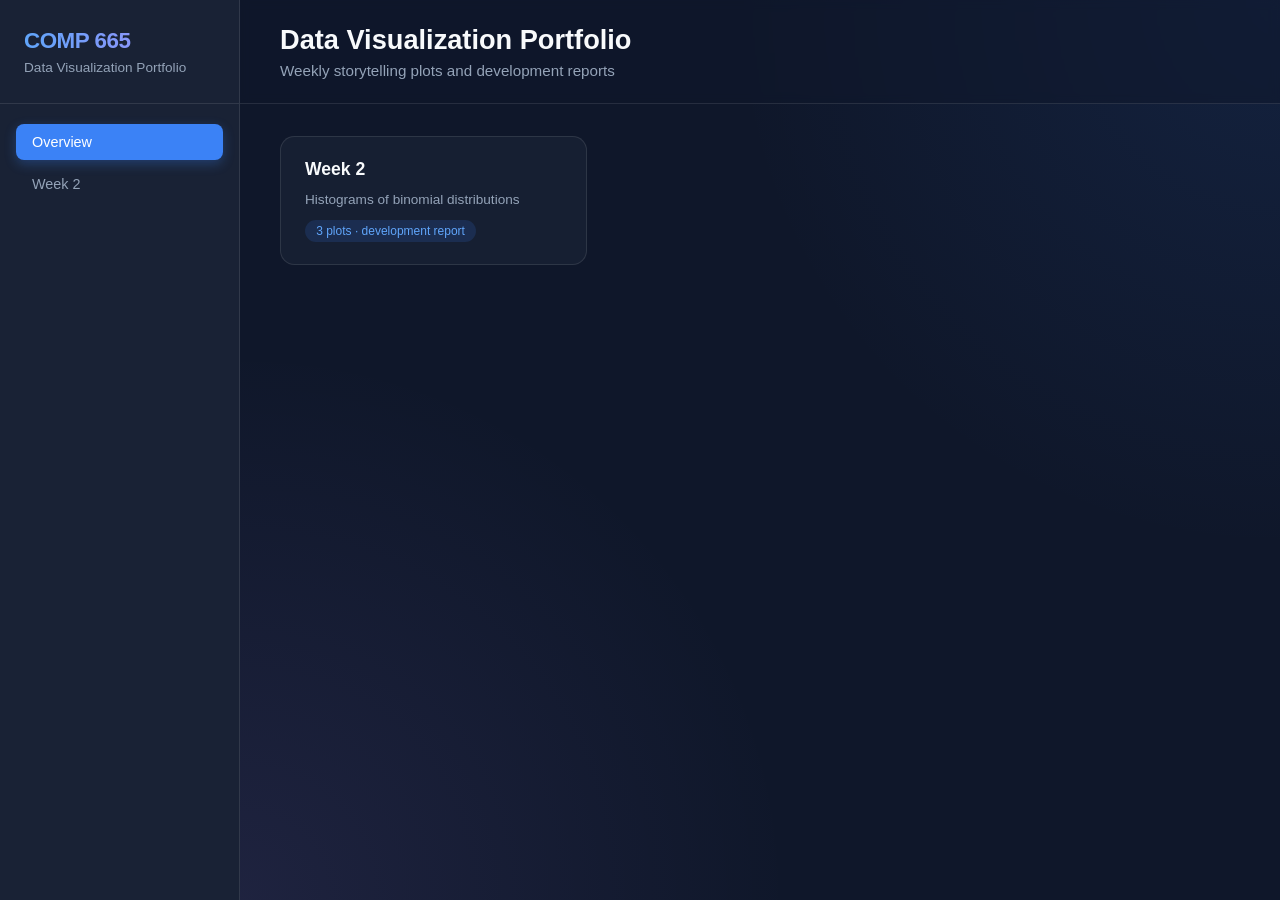
<file: docs/index.html>
<!DOCTYPE html>
<html lang="en">
<head>
  <meta charset="UTF-8">
  <meta name="viewport" content="width=device-width, initial-scale=1.0">
  <title>COMP 665 Data Visualization Portfolio</title>
  <link rel="stylesheet" href="assets/style.css">
</head>
<body>
  <div id="app">
    <nav id="sidebar">
      <div class="sidebar-header">
        <h1>COMP 665</h1>
        <p>Data Visualization Portfolio</p>
      </div>
      <div id="menu">
        <a class="menu-item active" href="./">Overview</a>
        <a class="menu-item" href="week2/">Week 2</a>
      </div>
    </nav>
    <main id="content">
      <header class="content-header">
        <h2>Data Visualization Portfolio</h2>
        <p>Weekly storytelling plots and development reports</p>
      </header>
      <div class="gallery-container scrollable">
        <div class="week-grid">
          <a class="week-card" href="week2/">
            <h3>Week 2</h3>
            <p>Histograms of binomial distributions</p>
            <span class="badge">3 plots · development report</span>
          </a>
        </div>
      </div>
    </main>
  </div>
</body>
</html>
</file>
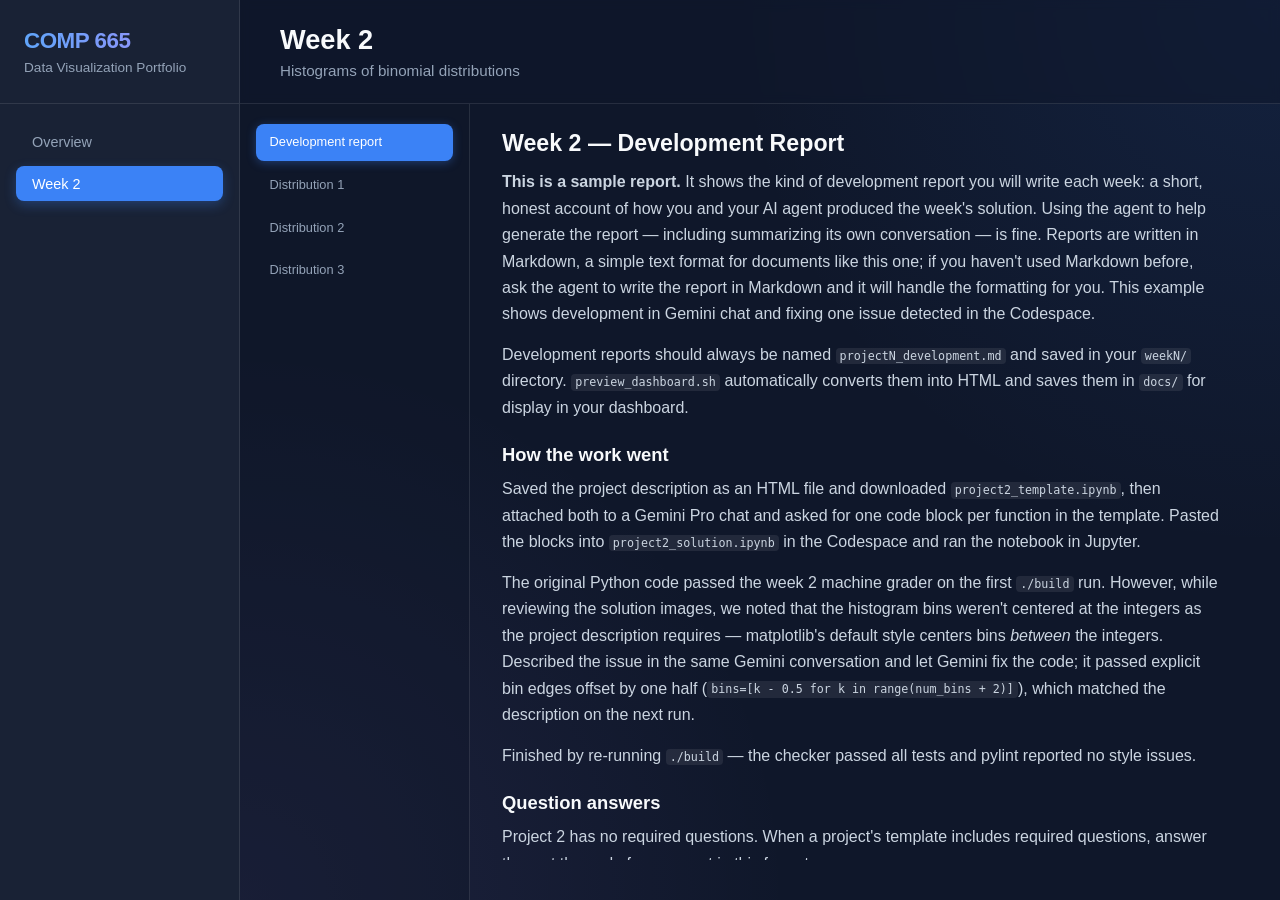
<file: docs/week2/index.html>
<!DOCTYPE html>
<html lang="en">
<head>
  <meta charset="UTF-8">
  <meta name="viewport" content="width=device-width, initial-scale=1.0">
  <title>Week 2 — COMP 665 Data Visualization Portfolio</title>
  <link rel="stylesheet" href="../assets/style.css">
</head>
<body>
  <div id="app">
    <nav id="sidebar">
      <div class="sidebar-header">
        <h1>COMP 665</h1>
        <p>Data Visualization Portfolio</p>
      </div>
      <div id="menu">
        <a class="menu-item" href="../">Overview</a>
        <a class="menu-item active" href="../week2/">Week 2</a>
      </div>
    </nav>
    <main id="content">
      <header class="content-header">
        <h2>Week 2</h2>
        <p>Histograms of binomial distributions</p>
      </header>
      <div class="gallery-container">
        <div id="gallery">
          <div class="tab-bar">
            <button class="tab-item" data-kind="report">Development report</button>
            <button class="tab-item" data-kind="image" data-src="plots/distribution_1.png">Distribution 1</button>
            <button class="tab-item" data-kind="image" data-src="plots/distribution_2.png">Distribution 2</button>
            <button class="tab-item" data-kind="image" data-src="plots/distribution_3.png">Distribution 3</button>
          </div>
          <div class="plot-viewer">
            <div id="report-panel" class="report-panel">
<h1>Week 2 — Development Report</h1>
<blockquote>
<p><strong>This is a sample report.</strong> It shows the kind of development report
you will write each week: a short, honest account of how you and your
AI agent produced the week's solution. Using the agent to help
generate the report — including summarizing its own conversation —
is fine. Reports are written in Markdown, a simple text format for
documents like this one; if you haven't used Markdown before, ask
the agent to write the report in Markdown and it will handle the
formatting for you. This example shows development in Gemini chat
and fixing one issue detected in the Codespace.</p>
<p>Development reports should always be named <code>projectN_development.md</code>
and saved in your <code>weekN/</code> directory. <code>preview_dashboard.sh</code>
automatically converts them into HTML and saves them in <code>docs/</code> for
display in your dashboard.</p>
</blockquote>
<h2>How the work went</h2>
<p>Saved the project description as an HTML file and downloaded
<code>project2_template.ipynb</code>, then attached both to a Gemini Pro chat and
asked for one code block per function in the template. Pasted the
blocks into <code>project2_solution.ipynb</code> in the Codespace and ran the
notebook in Jupyter.</p>
<p>The original Python code passed the week 2 machine grader on the first
<code>./build</code> run. However, while reviewing the solution images, we noted
that the histogram bins weren't centered at the integers as the project
description requires — matplotlib's default style centers bins
<em>between</em> the integers. Described the issue in the same Gemini
conversation and let Gemini fix the code; it passed explicit bin edges
offset by one half (<code>bins=[k - 0.5 for k in range(num_bins + 2)]</code>),
which matched the description on the next run.</p>
<p>Finished by re-running <code>./build</code> — the checker passed all tests and
pylint reported no style issues.</p>
<h2>Question answers</h2>
<p>Project 2 has no required questions. When a project's template includes
required questions, answer them at the end of your report in this
format:</p>
<ul>
<li><strong>Question 1</strong> The histogram narrows relative to its mean as n grows
  because the standard deviation grows as sqrt(n) while the mean grows
  as n.</li>
</ul>

            </div>
            <div id="media-panel" class="media-container"></div>
            <div id="viewer-label" class="viewer-label"></div>
          </div>
        </div>
      </div>
    </main>
  </div>
  <script src="../assets/app.js"></script>
</body>
</html>
</file>
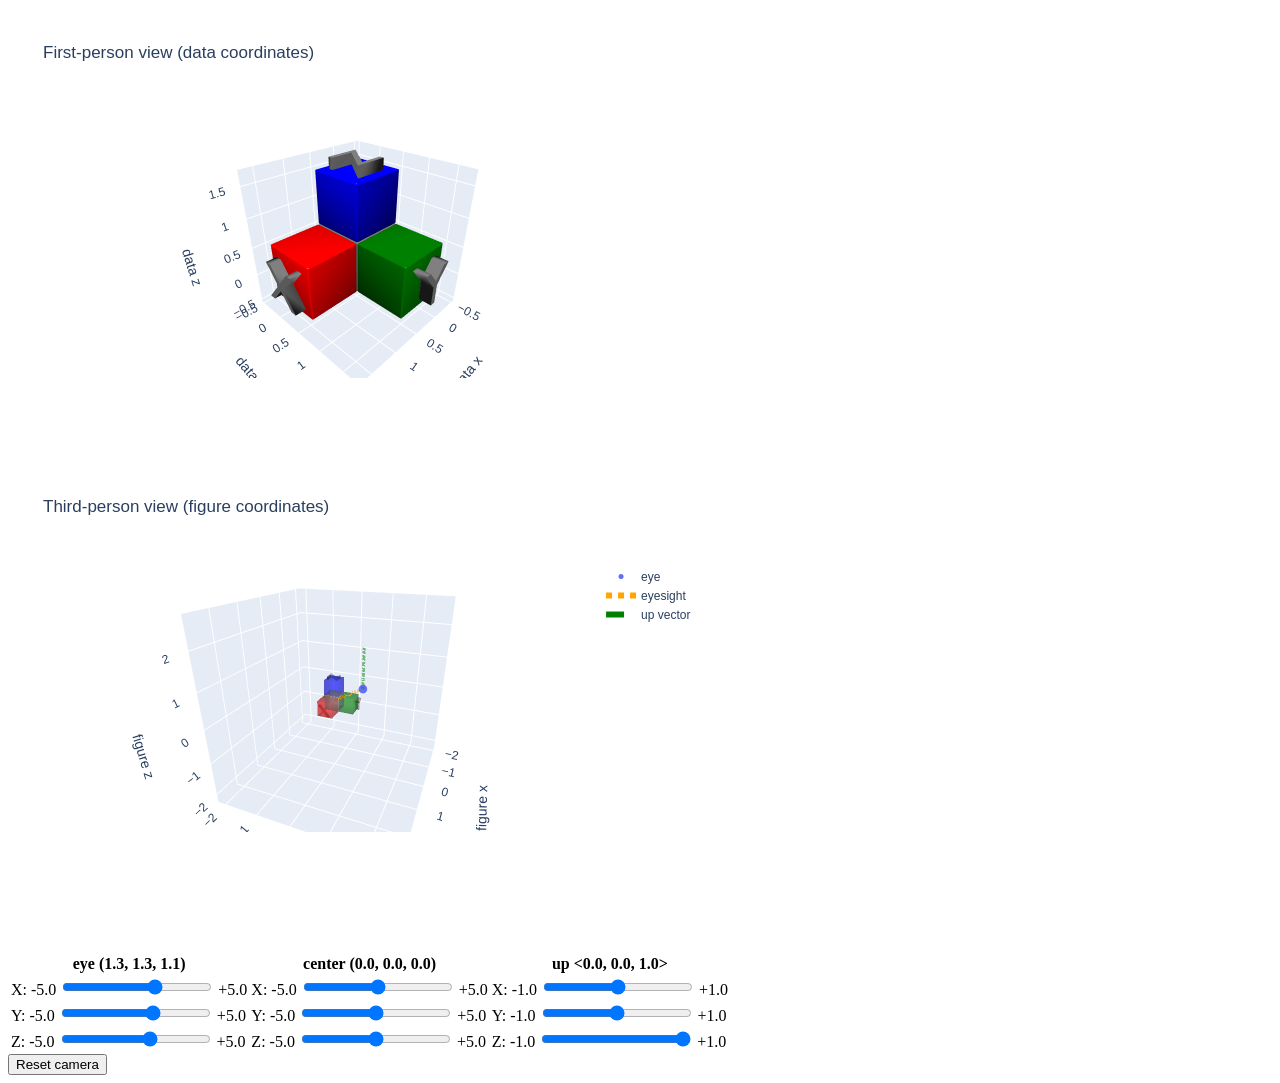
<file: week13/examples/camera_example/camera_example.html>
<!DOCTYPE html>
<!-- saved from url=(0073)http://learnwebgl.brown37.net/07_cameras/camera_lookat/camera_lookat.html -->
<html lang="en-US">

<head>
  <meta http-equiv="Content-Type" content="text/html; charset=UTF-8">

  <!-- Tested with Plotly.js v1.58.4 -->
  <script src="https://cdn.plot.ly/plotly-latest.min.js"></script>
  <script src="./js/controller.js"></script>

</head>

<body>

  <div>
    <div id="js-plotly-plot" style="display:inline-block;"></div>
    <div id="js-plotly-plot2" style="display:inline-block;"></div>
  </div>

  <div>
    <br/>
    <!-- Manipulate the function <strong>lookAt(M, eye_x, eye_y, eye_z,
      center_x, center_y, center_z, up_x, up_y, up_z)</strong><br> -->
    <br>
    <table>
      <tbody>
        <tr>
          <td style="text-align:center"><span id="eye_text"><strong>eye (0.0, 0.0, 5.0)</strong></span></td>
          <td style="text-align:center"><span id="center_text"><strong>center (0.0, 0.0, 0.0)</strong></span></td>
          <td style="text-align:center"><span id="up_text"><strong>up &lt;0.0, 1.0, 0.0&gt;</strong></span></td>
        </tr>
        <tr>
          <td>X: -5.0 <input type="range" id="W1_eyeX" min="-5.0" max="5.0" value="0.0" step="0.1" style="width:150px">
            +5.0</td>
          <td>X: -5.0 <input type="range" id="W1_cX" min="-5.0" max="5.0" value="0.0" step="0.1" style="width:150px">
            +5.0</td>
          <td>X: -1.0 <input type="range" id="W1_upX" min="-1.0" max="1.0" value="0.0" step="0.01" style="width:150px">
            +1.0</td>
        </tr>

        <tr>
          <td>Y: -5.0 <input type="range" id="W1_eyeY" min="-5.0" max="5.0" value="0.0" step="0.1" style="width:150px">
            +5.0</td>
          <td>Y: -5.0 <input type="range" id="W1_cY" min="-5.0" max="5.0" value="0.0" step="0.1" style="width:150px">
            +5.0</td>
          <td>Y: -1.0 <input type="range" id="W1_upY" min="-1.0" max="1.0" value="1.0" step="0.01" style="width:150px">
            +1.0</td>
        </tr>

        <tr>
          <td>Z: -5.0 <input type="range" id="W1_eyeZ" min="-5.0" max="5.0" value="5.0" step="0.1" style="width:150px">
            +5.0</td>
          <td>Z: -5.0 <input type="range" id="W1_cZ" min="-5.0" max="5.0" value="0.0" step="0.1" style="width:150px">
            +5.0</td>
          <td>Z: -1.0 <input type="range" id="W1_upZ" min="-1.0" max="1.0" value="0.0" step="0.01" style="width:150px">
            +1.0</td>
        </tr>

      </tbody>
    </table>

    <button id="W1_reset">Reset camera</button><br>
  </div>
</body>
<!--<script src="./js/view_1st_person_simple.js"></script>-->
<script src="./js/view_1st_person_blocks.js"></script>
<script src="./js/view_3rd_person.js"></script>
<script>
  bindEvents(plot_1st_person_div, plot_3rd_person_div);
</script>
</html>
</file>
<file: docs/assets/style.css>
/* COMP 665 dashboard — static stylesheet (no external fonts or scripts).
   Look adapted from the instructor's reference dashboard. */

:root {
    --bg-color: #0f172a;
    --sidebar-bg: rgba(30, 41, 59, 0.7);
    --text-primary: #f8fafc;
    --text-secondary: #94a3b8;
    --accent-color: #3b82f6;
    --accent-hover: #60a5fa;
    --border-color: rgba(255, 255, 255, 0.1);
}

* {
    margin: 0;
    padding: 0;
    box-sizing: border-box;
}

body {
    font-family: 'Inter', -apple-system, 'Segoe UI', Roboto, Helvetica, Arial, sans-serif;
    background-color: var(--bg-color);
    color: var(--text-primary);
    overflow: hidden;
}

#app {
    display: flex;
    height: 100vh;
    width: 100vw;
}

/* Sidebar */
#sidebar {
    width: 240px;
    flex-shrink: 0;
    background: var(--sidebar-bg);
    backdrop-filter: blur(10px);
    -webkit-backdrop-filter: blur(10px);
    border-right: 1px solid var(--border-color);
    display: flex;
    flex-direction: column;
    z-index: 10;
}

.sidebar-header {
    padding: 1.75rem 1.5rem;
    border-bottom: 1px solid var(--border-color);
}

.sidebar-header h1 {
    font-size: 1.4rem;
    font-weight: 700;
    letter-spacing: -0.5px;
    background: linear-gradient(to right, #60a5fa, #a78bfa);
    -webkit-background-clip: text;
    background-clip: text;
    -webkit-text-fill-color: transparent;
}

.sidebar-header p {
    font-size: 0.85rem;
    color: var(--text-secondary);
    margin-top: 0.4rem;
}

#menu {
    list-style: none;
    padding: 1.25rem 1rem;
    overflow-y: auto;
    flex-grow: 1;
}

.menu-item {
    display: block;
    padding: 0.6rem 1rem;
    margin-bottom: 0.4rem;
    border-radius: 0.5rem;
    color: var(--text-secondary);
    text-decoration: none;
    transition: all 0.2s ease;
    font-weight: 500;
    font-size: 0.9rem;
}

.menu-item:hover {
    background-color: rgba(255, 255, 255, 0.05);
    color: var(--text-primary);
    transform: translateX(4px);
}

.menu-item.active {
    background-color: var(--accent-color);
    color: white;
    box-shadow: 0 4px 12px rgba(59, 130, 246, 0.3);
}

/* Main content */
#content {
    flex-grow: 1;
    display: flex;
    flex-direction: column;
    height: 100%;
    min-width: 0;
    background: radial-gradient(circle at top right, rgba(59, 130, 246, 0.1), transparent 40%),
                radial-gradient(circle at bottom left, rgba(167, 139, 250, 0.1), transparent 40%);
}

.content-header {
    padding: 1.5rem 2.5rem;
    border-bottom: 1px solid var(--border-color);
    background: rgba(15, 23, 42, 0.5);
    backdrop-filter: blur(5px);
}

.content-header h2 {
    font-size: 1.7rem;
    font-weight: 600;
    margin-bottom: 0.35rem;
}

.content-header p {
    color: var(--text-secondary);
    font-size: 0.95rem;
}

.gallery-container {
    flex-grow: 1;
    overflow: hidden;
    display: flex;
    flex-direction: column;
}

.gallery-container.scrollable {
    overflow-y: auto;
}

/* Week page: plot list | viewer */
#gallery {
    display: flex;
    flex-direction: row;
    height: 100%;
    overflow: hidden;
}

.tab-bar {
    width: 230px;
    flex-shrink: 0;
    display: flex;
    flex-direction: column;
    gap: 0.35rem;
    padding: 1.25rem 1rem;
    overflow-y: auto;
    border-right: 1px solid var(--border-color);
    background: rgba(15, 23, 42, 0.4);
}

.tab-item {
    display: block;
    width: 100%;
    text-align: left;
    padding: 0.6rem 0.85rem;
    border-radius: 0.5rem;
    border: none;
    background: transparent;
    color: var(--text-secondary);
    font-family: inherit;
    font-size: 0.8rem;
    font-weight: 500;
    cursor: pointer;
    transition: all 0.2s ease;
    white-space: normal;
    line-height: 1.4;
    word-break: break-word;
}

.tab-item:hover {
    background: rgba(255, 255, 255, 0.07);
    color: var(--text-primary);
    transform: translateX(3px);
}

.tab-item.active {
    background: var(--accent-color);
    color: white;
    box-shadow: 0 2px 10px rgba(59, 130, 246, 0.35);
}

/* Viewer */
.plot-viewer {
    flex-grow: 1;
    display: flex;
    flex-direction: column;
    padding: 1.5rem 2rem;
    overflow: hidden;
    gap: 1rem;
    min-width: 0;
}

.media-container {
    flex-grow: 1;
    display: none;           /* app.js switches report/media panels */
    align-items: center;
    justify-content: center;
    overflow: hidden;
}

.viewer-media {
    max-width: 100%;
    max-height: 100%;
    width: 100%;
    height: 100%;
    object-fit: contain;
    border-radius: 0.75rem;
    box-shadow: 0 8px 40px rgba(0, 0, 0, 0.4);
}

.viewer-iframe {
    background: #fff;
    border: none;
    border-radius: 0.75rem;
}

.viewer-label {
    font-size: 0.95rem;
    color: var(--text-secondary);
    text-align: center;
    flex-shrink: 0;
}

.viewer-link {
    color: var(--accent-hover);
    font-size: 1.05rem;
}

/* Development report panel */
.report-panel {
    flex-grow: 1;
    overflow-y: auto;
    max-width: 46rem;
    line-height: 1.65;
    color: var(--text-primary);
    padding-right: 1rem;
}

.report-panel h1, .report-panel h2, .report-panel h3 {
    margin: 1.2em 0 0.5em;
    font-weight: 600;
    line-height: 1.3;
}

.report-panel h1:first-child { margin-top: 0; }
.report-panel h1 { font-size: 1.45rem; }
.report-panel h2 { font-size: 1.15rem; }
.report-panel h3 { font-size: 1rem; }

.report-panel p, .report-panel ul, .report-panel ol {
    margin-bottom: 0.9em;
    color: #cbd5e1;
}

.report-panel ul, .report-panel ol { padding-left: 1.4rem; }

.report-panel code {
    background: rgba(255, 255, 255, 0.08);
    border-radius: 4px;
    padding: 0.1em 0.35em;
    font-size: 0.9em;
}

.report-panel pre {
    background: rgba(255, 255, 255, 0.06);
    border-radius: 8px;
    padding: 0.9rem 1rem;
    overflow-x: auto;
    margin-bottom: 0.9em;
}

.report-panel pre code { background: none; padding: 0; }

.report-panel a { color: var(--accent-hover); }

.report-panel table {
    border-collapse: collapse;
    margin-bottom: 0.9em;
}

.report-panel th, .report-panel td {
    border: 1px solid var(--border-color);
    padding: 0.4rem 0.7rem;
    color: #cbd5e1;
}

.report-missing {
    color: var(--text-secondary);
    font-style: italic;
}

/* Landing page: week cards */
.week-grid {
    display: grid;
    grid-template-columns: repeat(auto-fill, minmax(280px, 1fr));
    gap: 1.25rem;
    padding: 2rem 2.5rem;
}

.week-card {
    display: flex;
    flex-direction: column;
    gap: 0.6rem;
    padding: 1.4rem 1.5rem;
    border: 1px solid var(--border-color);
    border-radius: 0.9rem;
    background: rgba(30, 41, 59, 0.5);
    text-decoration: none;
    color: var(--text-primary);
    transition: all 0.2s ease;
}

.week-card:hover {
    border-color: var(--accent-color);
    transform: translateY(-3px);
    box-shadow: 0 8px 24px rgba(0, 0, 0, 0.3);
}

.week-card h3 {
    font-size: 1.1rem;
    font-weight: 600;
}

.week-card p {
    color: var(--text-secondary);
    font-size: 0.85rem;
    line-height: 1.5;
    flex-grow: 1;
}

.week-card .badge {
    align-self: flex-start;
    background: rgba(59, 130, 246, 0.15);
    color: var(--accent-hover);
    border-radius: 999px;
    padding: 0.25rem 0.7rem;
    font-size: 0.75rem;
}

/* Scrollbars */
::-webkit-scrollbar { width: 8px; height: 8px; }
::-webkit-scrollbar-track { background: transparent; }
::-webkit-scrollbar-thumb { background: rgba(255, 255, 255, 0.2); border-radius: 4px; }
::-webkit-scrollbar-thumb:hover { background: rgba(255, 255, 255, 0.3); }
</file>
